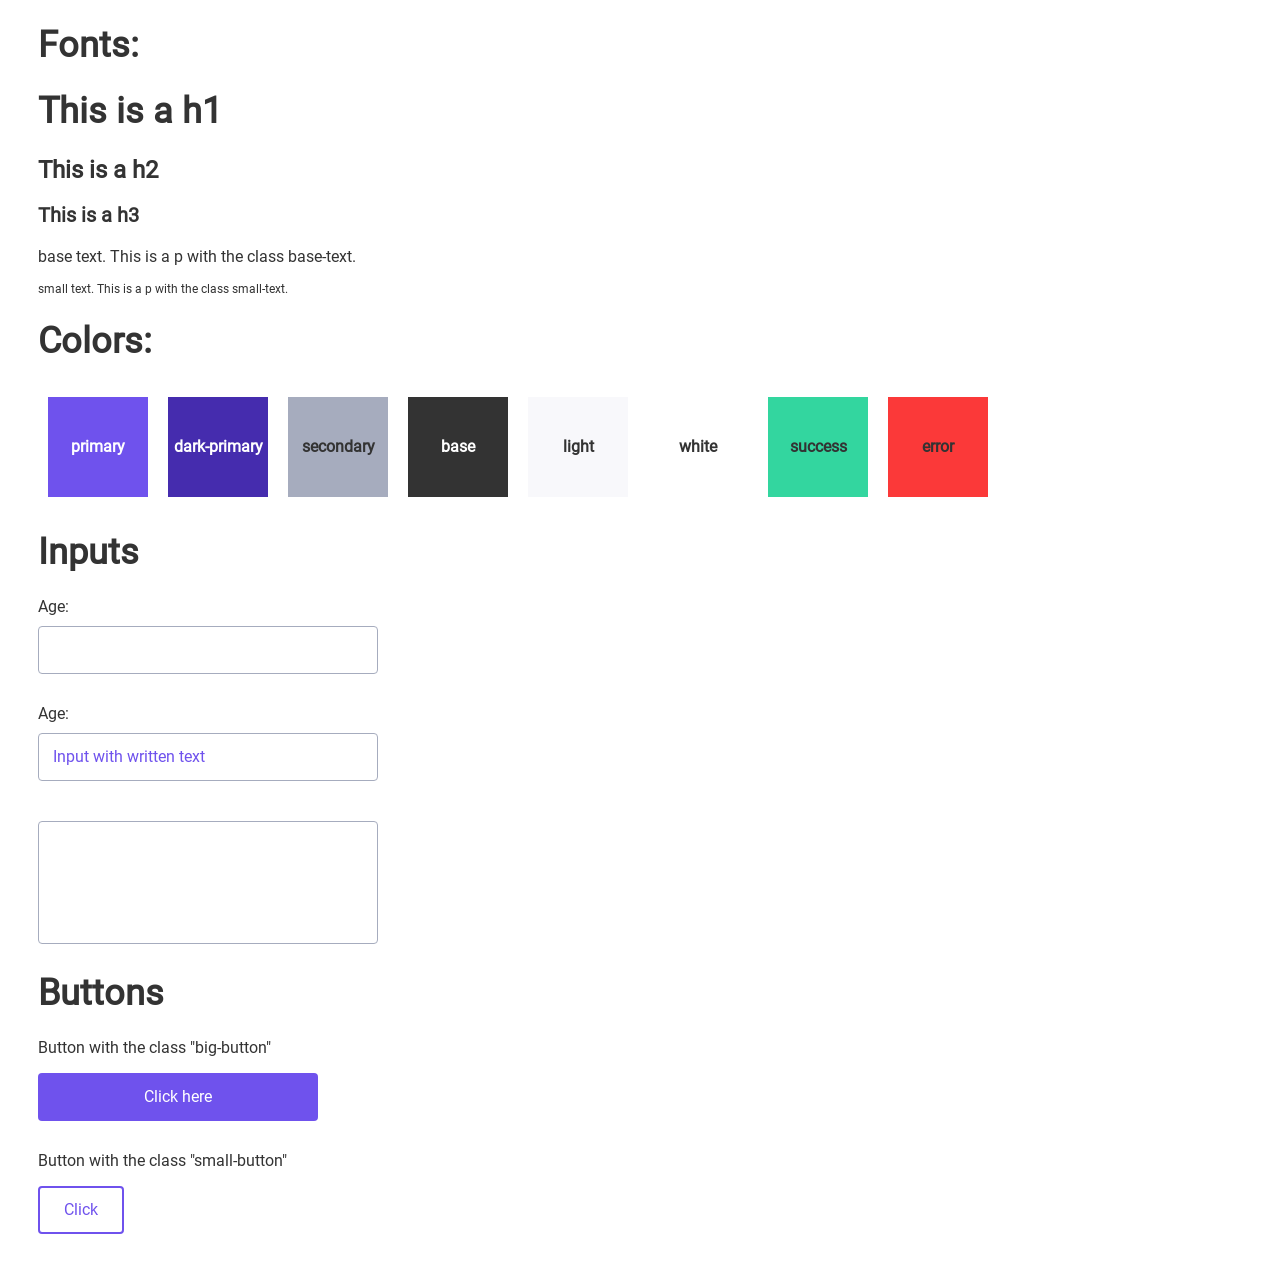
<file: index.html>
<!DOCTYPE html>
<html lang="en">
<head>
    <meta charset="UTF-8">
    <meta name="viewport" content="width=device-width, initial-scale=1.0">

    <link rel="stylesheet" href="css/styleguide.css">
    <link rel="stylesheet" href="css/stylesheet.css">
    <title>Styleguide</title>
</head>
<body>
    <div>
        <h1>Fonts:</h1>
    
        <h1>This is a h1</h1>
        <h2>This is a h2</h2>
        <h3>This is a h3</h3>
        <p class="base-text">base text. This is a p with the class base-text.</p>
        <p class="small-text">small text. This is a p with the class small-text.</p>
    </div>

    <div>
        <h1>Colors:</h1>
    
        <div class="square-container">
            <div class="square bg-primary">primary</div>
            <div class="square bg-dark-primary">dark-primary</div>
            <div class="square bg-secondary">secondary</div>
            <div class="square bg-base">base</div>
            <div class="square bg-light">light</div>
            <div class="square bg-white">white</div>
            <div class="square bg-success">success</div>
            <div class="square bg-error">error</div>
        </div>
    </div>

    <h1>Inputs</h1>

    <div class="input-container">
        <label for="age">Age: </label>
        <input type="text" name="age" required>

        <label for="age">Age: </label>
        <input type="text" name="age" value="Input with written text">

        <label for="textarea"></label>
        <textarea name="textarea" id=""></textarea>
    </div>

    <h1>Buttons</h1>

    <p>Button with the class "big-button"</p>
    <button class="big-button">Click here</button>

    <p>Button with the class "small-button"</p>
    <button class="small-button">Click</button>

</body>
</html>
</file>
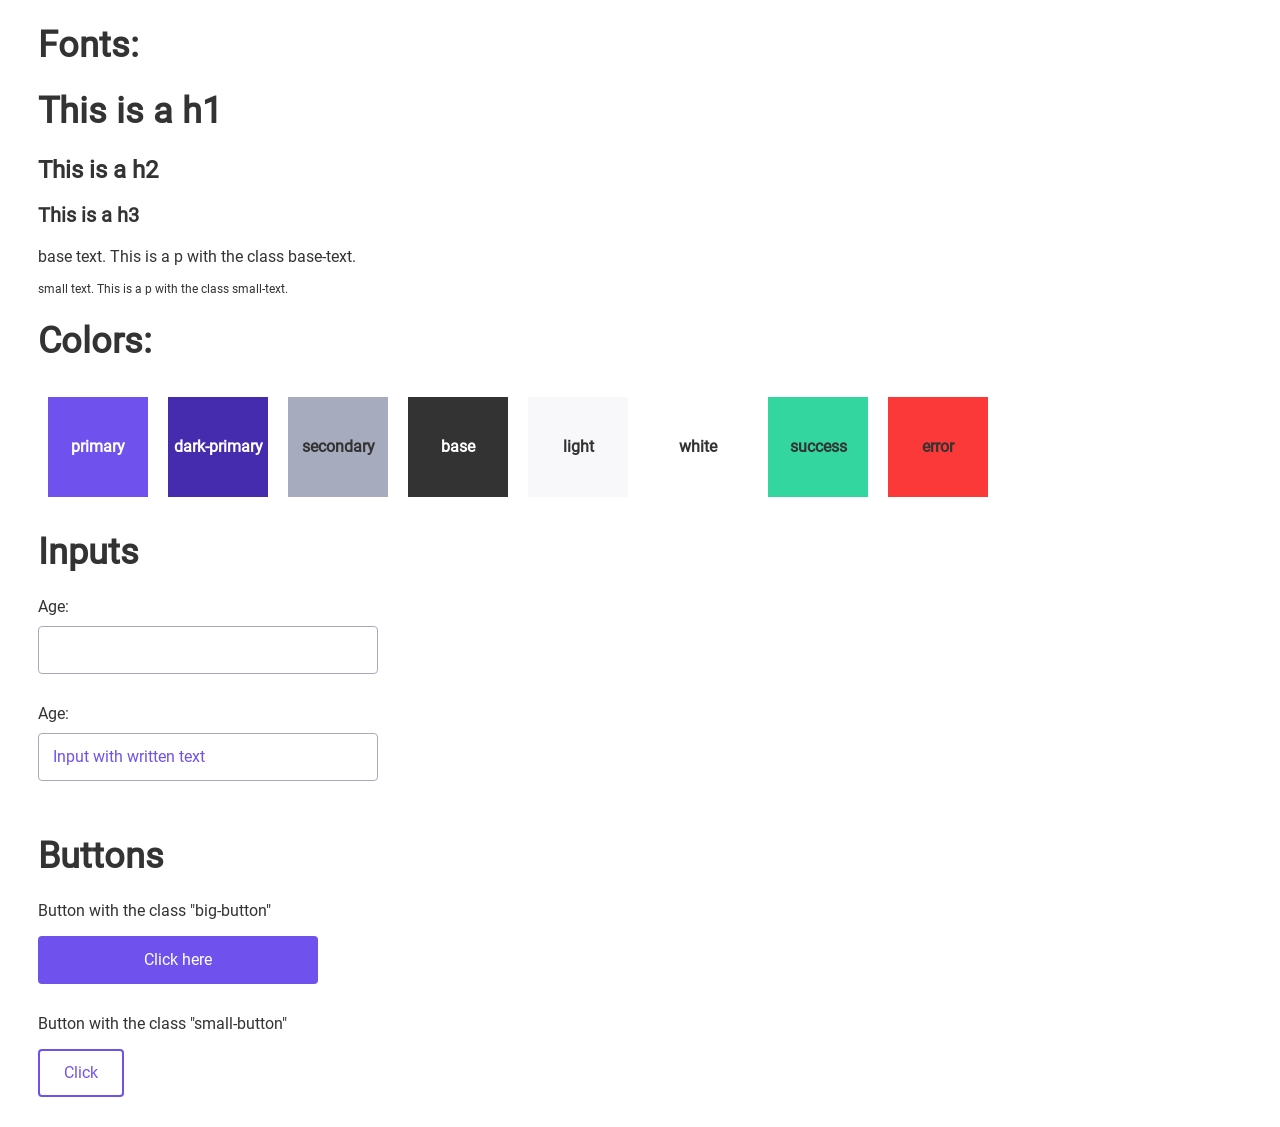
<file: styleguide.html>
<!DOCTYPE html>
<html lang="en">
<head>
    <meta charset="UTF-8">
    <meta name="viewport" content="width=device-width, initial-scale=1.0">

    <link rel="stylesheet" href="css/styleguide.css">
    <link rel="stylesheet" href="css/stylesheet.css">
    <title>Styleguide</title>
</head>
<body>
    <div>
        <h1>Fonts:</h1>
    
        <h1>This is a h1</h1>
        <h2>This is a h2</h2>
        <h3>This is a h3</h3>
        <p class="base-text">base text. This is a p with the class base-text.</p>
        <p class="small-text">small text. This is a p with the class small-text.</p>
    </div>

    <div>
        <h1>Colors:</h1>
    
        <div class="square-container">
            <div class="square bg-primary">primary</div>
            <div class="square bg-dark-primary">dark-primary</div>
            <div class="square bg-secondary">secondary</div>
            <div class="square bg-base">base</div>
            <div class="square bg-light">light</div>
            <div class="square bg-white">white</div>
            <div class="square bg-success">success</div>
            <div class="square bg-error">error</div>
        </div>
    </div>

    <h1>Inputs</h1>

    <div class="input-container">
        <label for="age">Age: </label>
        <input type="text" name="age" required>

        <label for="age">Age: </label>
        <input type="text" name="age" value="Input with written text">
    </div>

    <h1>Buttons</h1>

    <p>Button with the class "big-button"</p>
    <button class="big-button">Click here</button>

    <p>Button with the class "small-button"</p>
    <button class="small-button">Click</button>

</body>
</html>
</file>
<file: css/styleguide.css>
/*--------Importing the Roboto Font---------*/
@font-face {
    font-family: Roboto;
    src: url(Roboto-Regular.ttf);
    font-weight: normal;
}

/*--------CSS Variables---------*/
:root {
    /*Fonts*/
    --font: Roboto, sans-serif;
    
    /*Font sizes*/
    --small-text: 12px;
    --base-text: 16px;

    /*Colors*/
    --primary: #6F52ED;
    --dark-primary: #452CAE;
    --secondary: #A6ACBE;
    --base: #333333;
    --light: #F8F8FB;
    --white: #FFFFFF;
    --success: #33D69F;
    --error: #FB3939;
    
}

/*--------Main styles--------*/

body * {
    font-family: var(--font);
    color: var(--base);
}

h1 {
    font-size: 36px;
    line-height: 42px;
}

h2 {
    font-size: 24px;
    line-height: 28px;
}

h3 {
    font-size: 20px;
    line-height: 23px;
}

.base-text, p {
    font-size: var(--base-text);
    line-height: 19px;
}

.small-text {
    font-size: var(--small-text);
    line-height: 14px;
}

label {
    display: block;
    margin-bottom: 10px;
}

input, textarea {
    width: 340px;
    height: 48px;

    padding: 14px;
    
    background: var(--white);
    border: 1px solid var(--secondary);
    box-sizing: border-box;
    border-radius: 4px;

    color: var(--primary);
    font-size: var(--base-text);
}

input:focus, textarea:focus {
    outline: none;
}

textarea {
    height: 123px;
    resize: none;
}

button {
    height: 48px;
    font-size: var(--base-text);
    
    display: block;
    border: none;
    border-radius: 4px;
}

button.big-button {
    width: 280px;

    color: var(--white);
    background-color: var(--primary);
}

button.small-button {
    width: 86px;
    box-sizing: border-box;
    
    border: 2px solid var(--primary);
    background-color: var(--white);
    color: var(--primary);
}

button.small-button:hover, button.small-button:focus {
    filter: brightness(90%);
}

button.big-button:hover, button.big-button:focus {
    background-color: var(--dark-primary);
}
</file>
<file: css/stylesheet.css>
body {
    padding: 0 30px;
}
.square-container {
    display: flex;
}

.square {
    width: 100px;
    height: 100px;
    margin: 10px;

    display: flex;
    justify-content: center;
    align-items: center;

    font-weight: bold;
}

.bg-primary {
    background-color: var(--primary);
    color: white;
}

.bg-dark-primary {
    background-color: var(--dark-primary);
    color: white;
}

.bg-secondary {
    background-color: var(--secondary);
}

.bg-base {
    background-color: var(--base);
    color: white;
}

.bg-light {
    background-color: var(--light);
}

.bg-white {
    background-color: var(--white);
}

.bg-success {
    background-color: var(--success);
}

.bg-error {
    background-color: var(--error);
}

input, button {
    margin-bottom: 30px;
}
</file>
